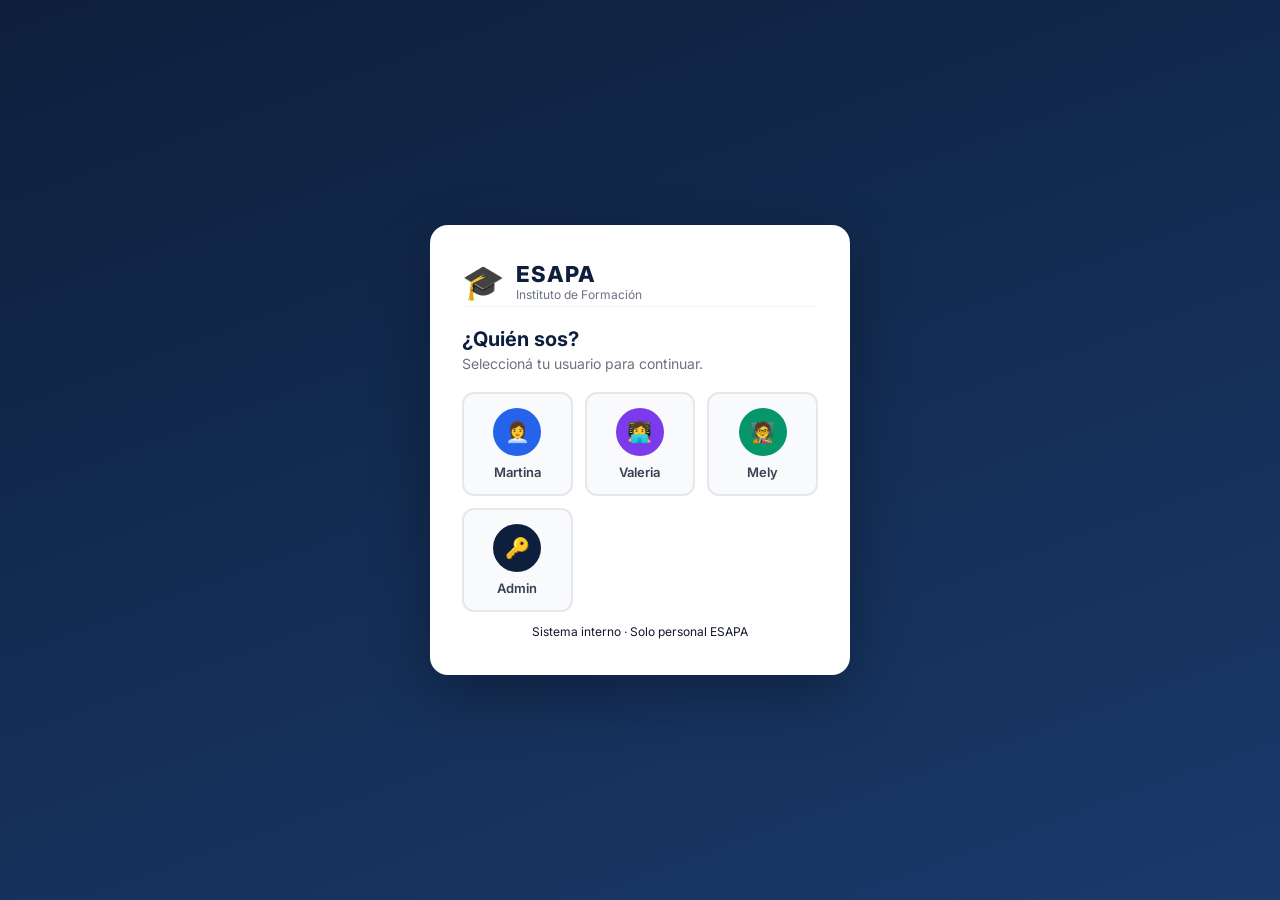
<file: index.html>
<!DOCTYPE html>
<html lang="es">
<head>
  <meta charset="UTF-8" />
  <meta name="viewport" content="width=device-width, initial-scale=1.0" />
  <title>ESAPA — Confirmación de Entrevista</title>
  <link rel="preconnect" href="https://fonts.googleapis.com" />
  <link rel="preconnect" href="https://fonts.gstatic.com" crossorigin />
  <link href="https://fonts.googleapis.com/css2?family=Inter:wght@300;400;500;600;700&display=swap" rel="stylesheet" />
  <link rel="stylesheet" href="CSS/style.css" />
</head>
<body>

  <!-- ══════════════════════════════════
       PANTALLA DE LOGIN
  ══════════════════════════════════ -->
  <div id="login-screen">
    <div class="login-card">

      <div class="login-logo">
        <span class="login-logo-icon">🎓</span>
        <div>
          <span class="login-logo-name">ESAPA</span>
          <span class="login-logo-sub">Instituto de Formación</span>
        </div>
      </div>

      <h2 class="login-title">¿Quién sos?</h2>
      <p class="login-sub">Seleccioná tu usuario para continuar.</p>

      <!-- Avatares de usuarios -->
      <div class="user-grid" id="user-grid">
        <!-- generado por JS -->
      </div>

      <!-- Campo contraseña (aparece al elegir usuario) -->
      <div class="login-pass-group hidden" id="login-pass-group">
        <label class="label" for="login-pass">
          Contraseña de <strong id="login-user-label"></strong>
        </label>
        <div class="pass-wrap">
          <input class="input" type="password" id="login-pass" placeholder="••••••••" autocomplete="current-password" />
          <button class="pass-toggle" id="pass-toggle" type="button" tabindex="-1">👁</button>
        </div>
        <span class="field-error" id="login-error"></span>
      </div>

      <button class="btn btn-primary login-btn hidden" id="btn-login">Entrar →</button>

      <p class="login-footer-note">Sistema interno · Solo personal ESAPA</p>
    </div>
  </div>

  <!-- ══════════════════════════════════
       APP (oculta hasta login exitoso)
  ══════════════════════════════════ -->
  <div id="app-screen" class="hidden">

    <!-- HEADER -->
    <header class="header">
      <div class="header-inner">
        <div class="logo">
          <span class="logo-icon">🎓</span>
          <div>
            <span class="logo-name">ESAPA</span>
            <span class="logo-sub">Instituto de Formación</span>
          </div>
        </div>
        <div class="header-actions">
          <span class="header-welcome" id="header-welcome"></span>
          <button class="menu-toggle" id="menu-toggle" type="button" aria-expanded="false" aria-controls="menu-dropdown" aria-label="Abrir menú">
            <span></span><span></span><span></span>
          </button>
          <div class="menu-dropdown hidden" id="menu-dropdown" role="menu">
            <button class="menu-item" type="button" data-action="new">Nueva entrevista</button>
            <button class="menu-item" type="button" data-action="steps">Ver pasos</button>
            <div class="menu-divider"></div>
            <button class="menu-item menu-item-danger" type="button" data-action="logout">Cerrar sesión 🚪</button>
          </div>
        </div>
      </div>
    </header>

    <!-- MAIN -->
    <main class="main">

      <!-- PASOS -->
      <div class="steps-bar">
        <div class="step active" id="step-dot-1">
          <div class="step-circle">1</div>
          <span>Datos de la entrevista</span>
        </div>
        <div class="step-line" id="line-1"></div>
        <div class="step" id="step-dot-2">
          <div class="step-circle">2</div>
          <span>Confirmar</span>
        </div>
        <div class="step-line" id="line-2"></div>
        <div class="step" id="step-dot-3">
          <div class="step-circle">3</div>
          <span>Contactar</span>
        </div>
      </div>

      <!-- CARD FORMULARIO -->
      <div class="card" id="card-form">
        <div class="card-header">
          <h1 class="card-title">Nueva entrevista</h1>
          <p class="card-subtitle">Completá los datos del candidato para registrar la entrevista.</p>
        </div>

        <div class="card-body">

          <div class="field-group">
            <label class="label" for="nombre">Nombre completo <span class="required">*</span></label>
            <input class="input" type="text" id="nombre" placeholder="Ej: María González" autocomplete="name" />
            <span class="field-error" id="err-nombre"></span>
          </div>

          <div class="field-row">
            <div class="field-group">
              <label class="label" for="telefono">Teléfono / WhatsApp <span class="required">*</span></label>
              <div class="input-prefix-wrap" id="tel-wrap">
                <span class="input-prefix">🇦🇷 +54</span>
                <input class="input input-prefixed" type="tel" id="telefono" placeholder="2616123456" maxlength="15" />
              </div>
              <span class="field-hint">Sin el 0 y sin el 15</span>
              <span class="field-error" id="err-telefono"></span>
            </div>
            <div class="field-group">
              <label class="label" for="edad">Edad <span class="required">*</span></label>
              <input class="input" type="number" id="edad" placeholder="Ej: 24" min="14" max="99" />
              <span class="field-error" id="err-edad"></span>
            </div>
          </div>

          <div class="field-group">
            <label class="label" for="curso">Curso de interés <span class="required">*</span></label>
            <div class="custom-select">
              <input class="input" type="text" id="curso" placeholder="Escribí o elegí un curso" autocomplete="off" />
              <button class="custom-select-toggle" type="button" id="curso-toggle">▾</button>
              <ul class="custom-select-options hidden" id="curso-options"></ul>
            </div>
            <span class="field-error" id="err-curso"></span>
          </div>

          <div class="field-group hidden" id="grupo-otro">
            <label class="label" for="otro-curso">Especificá el curso</label>
            <input class="input" type="text" id="otro-curso" placeholder="Nombre del curso o carrera" />
          </div>

          <div class="field-row">
            <div class="field-group">
              <label class="label" for="ocupacion">Ocupación <span class="required">*</span></label>
              <div class="custom-select">
                <input class="input" type="text" id="ocupacion" placeholder="Escribí o elegí una ocupación" autocomplete="off" />
                <button class="custom-select-toggle" type="button" id="ocupacion-toggle">▾</button>
                <ul class="custom-select-options hidden" id="ocupacion-options"></ul>
              </div>
              <span class="field-error" id="err-ocupacion"></span>
            </div>
            <div class="field-group">
              <label class="label" for="horario">Horario preferido <span class="required">*</span></label>
              <input class="input" type="text" id="horario" placeholder="Ej: Mañana, Tarde, 18hs..." />
              <span class="field-error" id="err-horario"></span>
            </div>
          </div>

          <div class="field-row">
            <div class="field-group">
              <label class="label" for="promocion">Promoción</label>
              <input class="input" type="text" id="promocion" placeholder="Ej: 50% off, 3 cuotas..." />
            </div>
            <div class="field-group">
              <label class="label" for="asesor">Asesor <span class="required">*</span></label>
              <div class="custom-select">
                <input class="input" type="text" id="asesor" placeholder="Elegí un asesor" autocomplete="off" />
                <button class="custom-select-toggle" type="button" id="asesor-toggle">▾</button>
                <ul class="custom-select-options hidden" id="asesor-options"></ul>
              </div>
              <span class="field-error" id="err-asesor"></span>
            </div>
          </div>

        </div>

        <div class="card-footer">
          <button class="btn btn-primary" id="btn-continuar">Continuar →</button>
        </div>
      </div>

      <!-- CARD CONFIRMACIÓN -->
      <div class="card hidden" id="card-confirm">
        <div class="card-header">
          <h1 class="card-title">Confirmá los datos</h1>
          <p class="card-subtitle">Revisá todo antes de guardar y contactar.</p>
        </div>
        <div class="card-body">
          <div class="confirm-table" id="confirm-table"></div>
        </div>
        <div class="card-footer confirm-footer">
          <button class="btn btn-ghost" id="btn-volver">← Volver</button>
          <button class="btn btn-primary" id="btn-guardar">
            <span id="btn-guardar-text">Guardar y contactar</span>
            <span class="spinner hidden" id="spinner"></span>
          </button>
        </div>
      </div>

      <!-- CARD CONTACTAR (paso 3) -->
      <div class="card hidden" id="card-success">
        <div class="card-header">
          <h1 class="card-title">Contactar por WhatsApp</h1>
          <p class="card-subtitle">Completá los datos de la cita para armar el mensaje automático.</p>
        </div>

        <div class="card-body">

          <div class="candidato-chip">
            <span class="chip-icon">👤</span>
            <div>
              <p class="chip-nombre" id="success-nombre"></p>
              <p class="chip-tel" id="chip-tel"></p>
            </div>
            <span class="chip-badge">Registrado ✅</span>
          </div>

          <div class="field-row">
            <div class="field-group">
              <label class="label" for="cita-fecha">Fecha <span class="required">*</span></label>
              <input class="input" type="date" id="cita-fecha" />
              <span class="field-error" id="err-cita-fecha"></span>
            </div>
            <div class="field-group">
              <label class="label" for="cita-horario">Horario de la cita <span class="required">*</span></label>
              <input class="input" type="time" id="cita-horario" />
              <span class="field-error" id="err-cita-horario"></span>
            </div>
          </div>

          <div class="field-group">
            <label class="label">Vista previa del mensaje</label>
            <div class="wsp-preview" id="wsp-preview">Completá los campos para ver el mensaje...</div>
          </div>

        </div>

        <div class="card-footer confirm-footer">
          <button class="btn btn-ghost btn-nuevo" id="btn-nuevo">+ Nueva entrevista</button>
          <button class="btn btn-wsp" id="btn-wsp" style="flex:1">
            <svg width="18" height="18" viewBox="0 0 24 24" fill="currentColor"><path d="M17.472 14.382c-.297-.149-1.758-.867-2.03-.967-.273-.099-.471-.148-.67.15-.197.297-.767.966-.94 1.164-.173.199-.347.223-.644.075-.297-.15-1.255-.463-2.39-1.475-.883-.788-1.48-1.761-1.653-2.059-.173-.297-.018-.458.13-.606.134-.133.298-.347.446-.52.149-.174.198-.298.298-.497.099-.198.05-.371-.025-.52-.075-.149-.669-1.612-.916-2.207-.242-.579-.487-.5-.669-.51-.173-.008-.371-.01-.57-.01-.198 0-.52.074-.792.372-.272.297-1.04 1.016-1.04 2.479 0 1.462 1.065 2.875 1.213 3.074.149.198 2.096 3.2 5.077 4.487.709.306 1.262.489 1.694.625.712.227 1.36.195 1.871.118.571-.085 1.758-.719 2.006-1.413.248-.694.248-1.289.173-1.413-.074-.124-.272-.198-.57-.347m-5.421 7.403h-.004a9.87 9.87 0 01-5.031-1.378l-.361-.214-3.741.982.998-3.648-.235-.374a9.86 9.86 0 01-1.51-5.26c.001-5.45 4.436-9.884 9.888-9.884 2.64 0 5.122 1.03 6.988 2.898a9.825 9.825 0 012.893 6.994c-.003 5.45-4.437 9.884-9.885 9.884m8.413-18.297A11.815 11.815 0 0012.05 0C5.495 0 .16 5.335.157 11.892c0 2.096.547 4.142 1.588 5.945L.057 24l6.305-1.654a11.882 11.882 0 005.683 1.448h.005c6.554 0 11.89-5.335 11.893-11.893a11.821 11.821 0 00-3.48-8.413z"/></svg>
            Enviar por WhatsApp
          </button>
        </div>
      </div>

    </main>

    <div class="toast hidden" id="toast"></div>

    <footer class="footer">
      <p>ESAPA Instituto · Sistema de Gestión de Entrevistas · <span id="year"></span></p>
    </footer>

  </div><!-- /app-screen -->

  <script src="JS/app.js"></script>
</body>
</html>
</file>
<file: CSS/style.css>
/* =============================================
   ESAPA CRM — style.css
   ============================================= */

/* ---------- RESET & BASE ---------- */
*, *::before, *::after { box-sizing: border-box; margin: 0; padding: 0; }

:root {
  --blue-900: #0d1f3c;
  --blue-700: #1a3a6b;
  --blue-500: #2563eb;
  --blue-400: #3b82f6;
  --blue-100: #dbeafe;
  --blue-50:  #eff6ff;

  --green-wsp: #25d366;
  --green-wsp-dark: #128c7e;

  --gray-900: #111827;
  --gray-700: #374151;
  --gray-500: #6b7280;
  --gray-300: #d1d5db;
  --gray-100: #f3f4f6;
  --gray-50:  #f9fafb;

  --white: #ffffff;
  --red-500: #ef4444;
  --red-50:  #fef2f2;

  --radius-sm: 6px;
  --radius-md: 12px;
  --radius-lg: 18px;
  --shadow-card: 0 4px 24px rgba(0,0,0,.08), 0 1px 4px rgba(0,0,0,.06);
  --shadow-btn:  0 2px 8px rgba(37,99,235,.3);

  --font: 'Inter', system-ui, sans-serif;
  --transition: .18s ease;
}

html { font-size: 16px; }

body {
  font-family: var(--font);
  background: linear-gradient(160deg, var(--blue-50) 0%, #f0f4ff 100%);
  min-height: 100vh;
  color: var(--gray-900);
  display: flex;
  flex-direction: column;
}

/* ---------- HEADER ---------- */
.header {
  background: var(--blue-900);
  padding: 14px 24px;
  position: sticky;
  top: 0;
  z-index: 100;
  box-shadow: 0 2px 12px rgba(0,0,0,.25);
}

.header-inner {
  max-width: 680px;
  margin: 0 auto;
  display: flex;
  align-items: center;
  justify-content: space-between;
}

.header-actions {
  position: relative;
  display: flex;
  align-items: center;
  gap: 10px;
}

.menu-toggle {
  width: 40px;
  height: 40px;
  border: none;
  border-radius: 50%;
  background: rgba(255,255,255,.12);
  color: var(--white);
  display: grid;
  place-items: center;
  gap: 3px;
  cursor: pointer;
  transition: background var(--transition), transform var(--transition);
}

.menu-toggle:hover {
  background: rgba(255,255,255,.2);
}

.menu-toggle span {
  display: block;
  width: 18px;
  height: 2px;
  border-radius: 2px;
  background: currentColor;
}

.menu-toggle[aria-expanded="true"] span:nth-child(1) {
  transform: translateY(5px) rotate(45deg);
}

.menu-toggle[aria-expanded="true"] span:nth-child(2) {
  opacity: 0;
}

.menu-toggle[aria-expanded="true"] span:nth-child(3) {
  transform: translateY(-5px) rotate(-45deg);
}

.menu-dropdown {
  position: absolute;
  top: calc(100% + 8px);
  right: 0;
  min-width: 190px;
  padding: 8px;
  border-radius: var(--radius-md);
  background: var(--white);
  box-shadow: var(--shadow-card);
  display: flex;
  flex-direction: column;
  gap: 6px;
  z-index: 110;
}

.menu-item {
  border: none;
  background: transparent;
  text-align: left;
  padding: 10px 12px;
  border-radius: 8px;
  color: var(--gray-700);
  font-size: 14px;
  font-weight: 600;
  cursor: pointer;
}

.menu-item:hover {
  background: var(--blue-50);
  color: var(--blue-700);
}

.logo {
  display: flex;
  align-items: center;
  gap: 10px;
}

.logo-icon { font-size: 26px; }

.logo-name {
  display: block;
  font-size: 20px;
  font-weight: 700;
  color: var(--white);
  letter-spacing: .04em;
  line-height: 1.1;
}

.logo-sub {
  display: block;
  font-size: 11px;
  color: var(--blue-100);
  font-weight: 400;
  letter-spacing: .02em;
}

.header-badge {
  background: var(--blue-500);
  color: var(--white);
  font-size: 12px;
  font-weight: 600;
  padding: 5px 12px;
  border-radius: 20px;
  letter-spacing: .02em;
}

/* ---------- MAIN ---------- */
.main {
  flex: 1;
  max-width: 680px;
  width: 100%;
  margin: 0 auto;
  padding: 28px 16px 48px;
}

/* ---------- STEPS BAR ---------- */
.steps-bar {
  display: flex;
  align-items: center;
  justify-content: center;
  gap: 0;
  margin-bottom: 28px;
}

.step {
  display: flex;
  flex-direction: column;
  align-items: center;
  gap: 5px;
  flex: 1;
}

.step-circle {
  width: 32px;
  height: 32px;
  border-radius: 50%;
  background: var(--gray-300);
  color: var(--gray-500);
  font-weight: 700;
  font-size: 13px;
  display: flex;
  align-items: center;
  justify-content: center;
  transition: background var(--transition), color var(--transition);
}

.step span {
  font-size: 11px;
  color: var(--gray-500);
  text-align: center;
  font-weight: 500;
  transition: color var(--transition);
  line-height: 1.2;
  max-width: 80px;
}

.step.active .step-circle {
  background: var(--blue-500);
  color: var(--white);
  box-shadow: 0 0 0 4px var(--blue-100);
}

.step.active span { color: var(--blue-700); }

.step.done .step-circle {
  background: var(--blue-900);
  color: var(--white);
}

.step.done span { color: var(--gray-700); }

.step-line {
  flex: 1;
  height: 2px;
  background: var(--gray-300);
  margin-top: -18px;
  transition: background var(--transition);
}

.step-line.done { background: var(--blue-500); }

/* ---------- CARD ---------- */
.card {
  background: var(--white);
  border-radius: var(--radius-lg);
  box-shadow: var(--shadow-card);
  overflow: hidden;
  animation: fadeUp .3s ease;
}

@keyframes fadeUp {
  from { opacity: 0; transform: translateY(16px); }
  to   { opacity: 1; transform: translateY(0); }
}

.card-header {
  padding: 28px 28px 0;
  border-bottom: 1px solid var(--gray-100);
  padding-bottom: 20px;
}

.card-title {
  font-size: 22px;
  font-weight: 700;
  color: var(--blue-900);
  margin-bottom: 4px;
}

.card-subtitle {
  font-size: 14px;
  color: var(--gray-500);
}

.card-body { padding: 24px 28px; display: flex; flex-direction: column; gap: 18px; }

.card-footer {
  padding: 16px 28px 24px;
  border-top: 1px solid var(--gray-100);
}

/* ---------- FORM FIELDS ---------- */
.field-group { display: flex; flex-direction: column; gap: 5px; }

.field-row {
  display: grid;
  grid-template-columns: 1fr 1fr;
  gap: 16px;
}

.label {
  font-size: 13px;
  font-weight: 600;
  color: var(--gray-700);
}

.required { color: var(--red-500); }

.label-optional {
  font-weight: 400;
  color: var(--gray-500);
  font-size: 12px;
}

.input {
  width: 100%;
  padding: 10px 14px;
  border: 1.5px solid var(--gray-300);
  border-radius: var(--radius-sm);
  font-family: var(--font);
  font-size: 15px;
  color: var(--gray-900);
  background: var(--white);
  transition: border-color var(--transition), box-shadow var(--transition);
  outline: none;
  appearance: none;
}

.input:focus {
  border-color: var(--blue-500);
  box-shadow: 0 0 0 3px rgba(37,99,235,.12);
}

.input.error {
  border-color: var(--red-500);
  background: var(--red-50);
}

.select {
  background-image: url("data:image/svg+xml,%3Csvg xmlns='http://www.w3.org/2000/svg' width='12' height='8' fill='none'%3E%3Cpath d='M1 1l5 5 5-5' stroke='%236b7280' stroke-width='1.5' stroke-linecap='round'/%3E%3C/svg%3E");
  background-repeat: no-repeat;
  background-position: right 14px center;
  padding-right: 36px;
  cursor: pointer;
}

.custom-select {
  position: relative;
}

.custom-select .input {
  padding-right: 44px;
}

.custom-select-toggle {
  position: absolute;
  top: 50%;
  right: 10px;
  transform: translateY(-50%);
  border: none;
  background: transparent;
  color: var(--gray-500);
  font-size: 18px;
  cursor: pointer;
  padding: 0;
}

.custom-select-toggle:hover {
  color: var(--blue-500);
}

.custom-select-options {
  position: absolute;
  left: 0;
  right: 0;
  top: calc(100% + 6px);
  background: var(--white);
  border: 1px solid var(--gray-300);
  border-radius: var(--radius-sm);
  box-shadow: var(--shadow-card);
  max-height: 240px;
  overflow-y: auto;
  z-index: 20;
  list-style: none;
}

.custom-select-option {
  padding: 10px 14px;
  font-size: 14px;
  color: var(--gray-700);
  cursor: pointer;
}

.custom-select-option:hover,
.custom-select-option.active {
  background: var(--blue-50);
  color: var(--blue-700);
}

.textarea { resize: vertical; min-height: 72px; }

.input-prefix-wrap {
  display: flex;
  align-items: stretch;
  border: 1.5px solid var(--gray-300);
  border-radius: var(--radius-sm);
  overflow: hidden;
  transition: border-color var(--transition), box-shadow var(--transition);
}

.input-prefix-wrap:focus-within {
  border-color: var(--blue-500);
  box-shadow: 0 0 0 3px rgba(37,99,235,.12);
}

.input-prefix {
  background: var(--gray-100);
  color: var(--gray-700);
  font-size: 13px;
  font-weight: 600;
  padding: 10px 10px;
  white-space: nowrap;
  border-right: 1.5px solid var(--gray-300);
  display: flex;
  align-items: center;
}

.input-prefixed {
  border: none !important;
  border-radius: 0 !important;
  box-shadow: none !important;
  flex: 1;
}

.field-hint {
  font-size: 11px;
  color: var(--gray-500);
  margin-top: 2px;
}

.field-error {
  font-size: 12px;
  color: var(--red-500);
  font-weight: 500;
  min-height: 16px;
}

/* ---------- BOTONES ---------- */
.btn {
  display: inline-flex;
  align-items: center;
  justify-content: center;
  gap: 8px;
  padding: 12px 24px;
  border-radius: var(--radius-sm);
  font-family: var(--font);
  font-size: 15px;
  font-weight: 600;
  cursor: pointer;
  transition: all var(--transition);
  border: none;
  outline: none;
}

.btn-primary {
  background: var(--blue-500);
  color: var(--white);
  width: 100%;
  box-shadow: var(--shadow-btn);
}

.btn-primary:hover { background: var(--blue-700); transform: translateY(-1px); }
.btn-primary:active { transform: translateY(0); }
.btn-primary:disabled { opacity: .6; cursor: not-allowed; transform: none; }

.btn-ghost {
  background: transparent;
  color: var(--gray-700);
  border: 1.5px solid var(--gray-300);
}

.btn-ghost:hover { background: var(--gray-100); }

.btn-wsp {
  background: var(--green-wsp);
  color: var(--white);
  width: 100%;
  font-size: 16px;
  padding: 14px;
  border-radius: var(--radius-md);
  box-shadow: 0 4px 16px rgba(37,211,102,.35);
}

.btn-wsp:hover { background: var(--green-wsp-dark); transform: translateY(-1px); }

.btn-nuevo {
  margin-top: 12px;
  width: 100%;
  color: var(--blue-500);
  border-color: var(--blue-100);
  background: var(--blue-50);
}

.btn-nuevo:hover { background: var(--blue-100); }

.confirm-footer {
  display: flex;
  gap: 12px;
}

.confirm-footer .btn-ghost { width: auto; flex-shrink: 0; }
.confirm-footer .btn-primary { flex: 1; }

/* ---------- SPINNER ---------- */
.spinner {
  width: 18px;
  height: 18px;
  border: 2.5px solid rgba(255,255,255,.4);
  border-top-color: #fff;
  border-radius: 50%;
  animation: spin .7s linear infinite;
}

@keyframes spin { to { transform: rotate(360deg); } }

/* ---------- CONFIRM TABLE ---------- */
.confirm-table {
  border: 1.5px solid var(--gray-100);
  border-radius: var(--radius-md);
  overflow: hidden;
}

.confirm-row {
  display: flex;
  align-items: flex-start;
  padding: 12px 16px;
  gap: 12px;
  border-bottom: 1px solid var(--gray-100);
}

.confirm-row:last-child { border-bottom: none; }
.confirm-row:nth-child(odd) { background: var(--gray-50); }

.confirm-key {
  font-size: 12px;
  font-weight: 600;
  color: var(--gray-500);
  text-transform: uppercase;
  letter-spacing: .04em;
  min-width: 120px;
  padding-top: 2px;
}

.confirm-val {
  font-size: 15px;
  font-weight: 500;
  color: var(--gray-900);
}

/* ---------- SUCCESS CARD ---------- */
.success-body {
  text-align: center;
  padding: 36px 28px !important;
  display: flex;
  flex-direction: column;
  align-items: center;
  gap: 12px;
}

.success-icon { font-size: 52px; line-height: 1; }

.success-title {
  font-size: 22px;
  font-weight: 700;
  color: var(--blue-900);
}

.success-sub {
  font-size: 16px;
  color: var(--blue-500);
  font-weight: 600;
}

.success-detail {
  font-size: 14px;
  color: var(--gray-500);
}

.wsp-box {
  width: 100%;
  background: var(--gray-50);
  border: 1.5px solid var(--gray-200, #e5e7eb);
  border-radius: var(--radius-md);
  padding: 18px;
  text-align: left;
  display: flex;
  flex-direction: column;
  gap: 10px;
  margin-top: 8px;
}

.wsp-label {
  font-size: 13px;
  font-weight: 600;
  color: var(--gray-700);
}

.wsp-hint {
  font-size: 12px;
  color: var(--gray-500);
  text-align: center;
  margin-top: -2px;
}

.wsp-preview {
  background: #e9fde5;
  border-radius: var(--radius-sm);
  padding: 12px;
  font-size: 14px;
  color: var(--gray-900);
  white-space: pre-wrap;
  line-height: 1.5;
  border-left: 3px solid var(--green-wsp);
}

/* Chatbot styles removed */

/* ---------- TOAST ---------- */
.toast {
  position: fixed;
  bottom: 24px;
  left: 50%;
  transform: translateX(-50%);
  background: var(--gray-900);
  color: #fff;
  padding: 12px 22px;
  border-radius: 24px;
  font-size: 14px;
  font-weight: 500;
  z-index: 999;
  box-shadow: 0 4px 20px rgba(0,0,0,.25);
  animation: fadeUp .25s ease;
}

.toast.error { background: var(--red-500); }
.toast.success { background: #059669; }

/* ---------- UTILIDADES ---------- */
.hidden { display: none !important; }

/* ---------- CANDIDATO CHIP ---------- */
.candidato-chip {
  display: flex;
  align-items: center;
  gap: 12px;
  background: var(--blue-50);
  border: 1.5px solid var(--blue-100);
  border-radius: var(--radius-md);
  padding: 14px 16px;
}

.chip-icon { font-size: 28px; flex-shrink: 0; }

.chip-nombre {
  font-size: 15px;
  font-weight: 700;
  color: var(--blue-900);
  line-height: 1.2;
}

.chip-tel {
  font-size: 13px;
  color: var(--gray-500);
  margin-top: 2px;
}

.chip-badge {
  margin-left: auto;
  font-size: 12px;
  font-weight: 600;
  color: #059669;
  background: #d1fae5;
  padding: 4px 10px;
  border-radius: 20px;
  white-space: nowrap;
  flex-shrink: 0;
}

/* ---------- FOOTER ---------- */
.footer {
  text-align: center;
  padding: 20px;
  font-size: 12px;
  color: var(--gray-400);
}

/* ---------- RESPONSIVE ---------- */
@media (max-width: 480px) {
  .field-row { grid-template-columns: 1fr; }

  .card-header { padding: 20px 18px 16px; }
  .card-body { padding: 18px 18px; }
  .card-footer { padding: 14px 18px 20px; }

  .card-title { font-size: 19px; }

  /* Chatbot responsive rules removed */

  .steps-bar { gap: 2px; }
  .step span { font-size: 10px; }
}

/* ══════════════════════════════════
   LOGIN
══════════════════════════════════ */
#login-screen {
  min-height: 100vh;
  display: flex;
  align-items: center;
  justify-content: center;
  background: linear-gradient(160deg, var(--blue-900) 0%, #1a3a6b 100%);
  padding: 24px 16px;
}

#app-screen {
  display: flex;
  flex-direction: column;
  min-height: 100vh;
}

.login-card {
  background: var(--white);
  border-radius: var(--radius-lg);
  box-shadow: 0 20px 60px rgba(0,0,0,.3);
  padding: 36px 32px;
  width: 100%;
  max-width: 420px;
  display: flex;
  flex-direction: column;
  gap: 20px;
  animation: fadeUp .35s ease;
}

.login-logo {
  display: flex;
  align-items: center;
  gap: 12px;
  padding-bottom: 4px;
  border-bottom: 1px solid var(--gray-100);
}

.login-logo-icon { font-size: 34px; }

.login-logo-name {
  display: block;
  font-size: 22px;
  font-weight: 800;
  color: var(--blue-900);
  letter-spacing: .04em;
}

.login-logo-sub {
  display: block;
  font-size: 12px;
  color: var(--gray-500);
}

.login-title {
  font-size: 20px;
  font-weight: 700;
  color: var(--blue-900);
  margin-bottom: -8px;
}

.login-sub {
  font-size: 14px;
  color: var(--gray-500);
  margin-top: -8px;
}

/* Grid de avatares */
.user-grid {
  display: grid;
  grid-template-columns: repeat(auto-fill, minmax(90px, 1fr));
  gap: 12px;
}

.user-avatar-btn {
  display: flex;
  flex-direction: column;
  align-items: center;
  gap: 8px;
  padding: 14px 8px;
  border: 2px solid var(--gray-200, #e5e7eb);
  border-radius: var(--radius-md);
  background: var(--gray-50);
  cursor: pointer;
  transition: all var(--transition);
  font-family: var(--font);
}

.user-avatar-btn:hover {
  border-color: var(--blue-400);
  background: var(--blue-50);
  transform: translateY(-2px);
}

.user-avatar-btn.selected {
  border-color: var(--blue-500);
  background: var(--blue-50);
  box-shadow: 0 0 0 3px var(--blue-100);
}

.user-avatar-circle {
  width: 48px;
  height: 48px;
  border-radius: 50%;
  display: flex;
  align-items: center;
  justify-content: center;
  font-size: 20px;
  font-weight: 700;
  color: var(--white);
  flex-shrink: 0;
}

.user-avatar-name {
  font-size: 13px;
  font-weight: 600;
  color: var(--gray-700);
  text-align: center;
}

/* Campo contraseña */
.login-pass-group {
  display: flex;
  flex-direction: column;
  gap: 6px;
  animation: fadeUp .2s ease;
}

.pass-wrap {
  position: relative;
}

.pass-wrap .input {
  padding-right: 44px;
}

.pass-toggle {
  position: absolute;
  right: 10px;
  top: 50%;
  transform: translateY(-50%);
  background: none;
  border: none;
  cursor: pointer;
  font-size: 18px;
  padding: 2px;
  opacity: .6;
  transition: opacity var(--transition);
}

.pass-toggle:hover { opacity: 1; }

.login-btn { margin-top: -4px; }

.login-footer-note {
  text-align: center;
  font-size: 12px;
  color: var(--gray-400);
  margin-top: -8px;
}

/* Header welcome */
.header-welcome {
  font-size: 13px;
  font-weight: 600;
  color: var(--blue-100);
  white-space: nowrap;
}

/* Menú divider y opción peligrosa */
.menu-divider {
  height: 1px;
  background: var(--gray-100);
  margin: 4px 0;
}

.menu-item-danger {
  color: var(--red-500) !important;
}

.menu-item-danger:hover {
  background: var(--red-50) !important;
  color: var(--red-500) !important;
}
</file>
